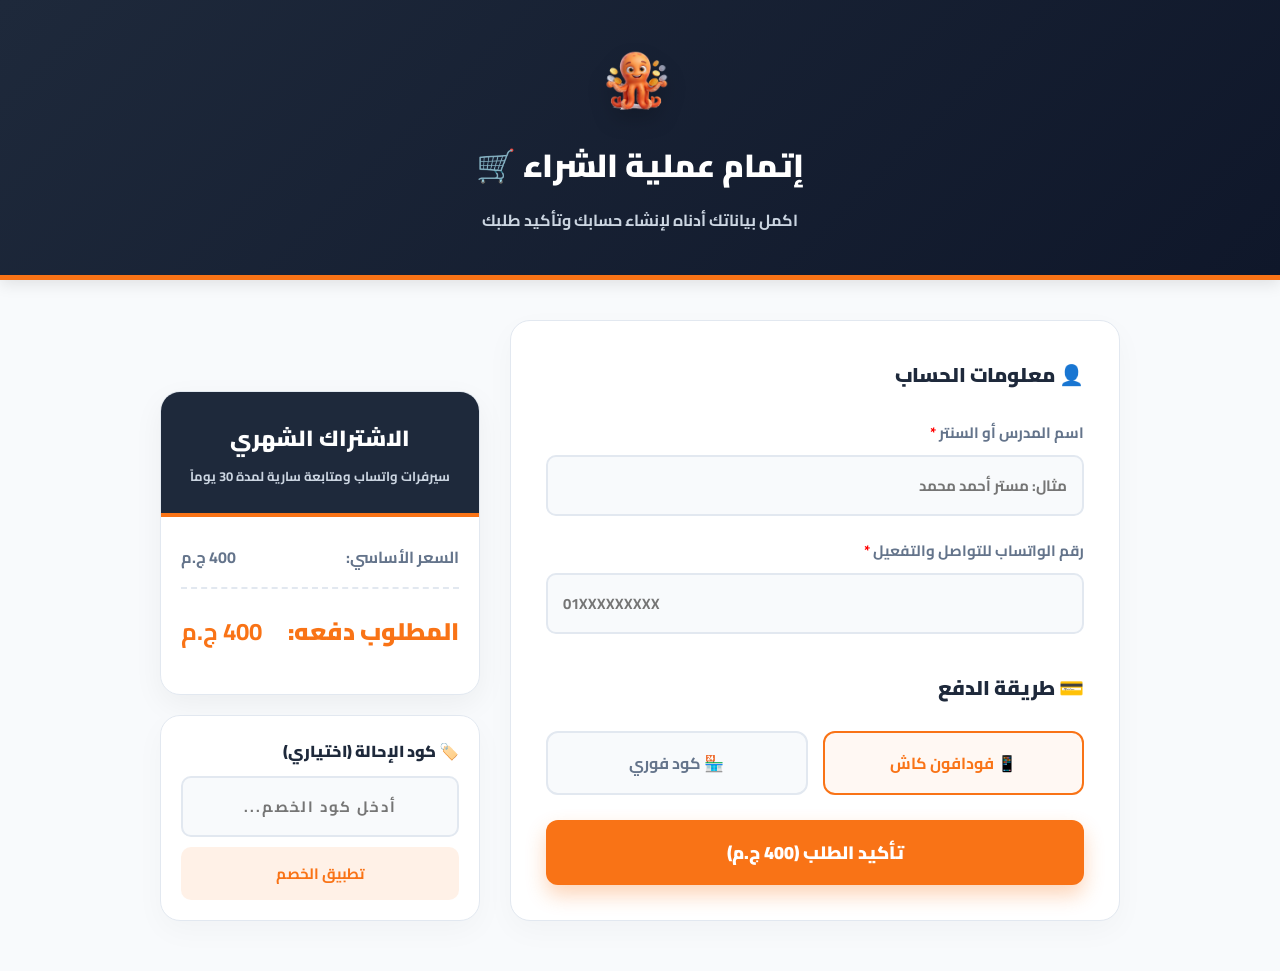
<file: checkout.html>
<!DOCTYPE html>
<html lang="ar" dir="rtl">
<head>
    <meta charset="UTF-8">
    <meta name="viewport" content="width=device-width, initial-scale=1.0">
    <title>إتمام الشراء | EduTrack</title>
    <link href="https://fonts.googleapis.com/css2?family=Cairo:wght@400;700;900&display=swap" rel="stylesheet">
    <style>
        /* 🎨 توحيد الألوان مع الهوية الجديدة */
        :root { 
            --primary-color: #f97316; 
            --primary-hover: #ea580c;
            --secondary-color: #1e293b; 
            --bg: #f8fafc; 
            --card: #ffffff; 
            --text: #0f172a; 
            --text-muted: #64748b;
            --success: #10b981; 
            --danger: #ef4444; 
            --border: #e2e8f0;
        }
        
        * { margin: 0; padding: 0; box-sizing: border-box; font-family: 'Cairo', sans-serif; }
        body { background-color: var(--bg); color: var(--text); padding-bottom: 50px; }
        
        /* شخصية أوكتو */
        .octo-mascot { width: 80px; height: 80px; display: inline-block; background-image: url('octo-sprite.png'); background-size: 400% 200%; background-repeat: no-repeat; filter: drop-shadow(0px 10px 10px rgba(0,0,0,0.2)); }
        .octo-finance { background-position: 100% 100%; animation: bounce 2s infinite; }
        .octo-success { background-position: 0% 100%; }
        @keyframes bounce { 0%, 100% { transform: translateY(0); } 50% { transform: translateY(-10px); } }

        .checkout-header { background: linear-gradient(135deg, var(--secondary-color) 0%, #0f172a 100%); color: white; padding: 40px 20px; text-align: center; margin-bottom: 40px; box-shadow: 0 4px 15px rgba(0,0,0,0.1); border-bottom: 5px solid var(--primary-color); display: flex; flex-direction: column; align-items: center; justify-content: center;}
        .checkout-header h1 { font-size: 32px; font-weight: 900; margin-top: 15px; margin-bottom: 10px; }
        .checkout-header p { color: #cbd5e1; font-size: 16px; font-weight: bold;}

        .container { max-width: 1000px; margin: 0 auto; padding: 0 20px; display: flex; gap: 30px; align-items: flex-start; flex-wrap: wrap-reverse; }
        
        /* قسم الفورم */
        .form-section { flex: 2; min-width: 300px; background: var(--card); padding: 35px; border-radius: 20px; box-shadow: 0 10px 30px rgba(0,0,0,0.03); border: 1px solid var(--border); }
        .section-title { font-size: 20px; font-weight: 900; margin-bottom: 25px; color: var(--secondary-color); display: flex; align-items: center; gap: 10px; }
        
        .input-group { margin-bottom: 20px; }
        .input-group label { display: block; margin-bottom: 8px; font-weight: bold; color: var(--text-muted); font-size: 15px; }
        .custom-input { width: 100%; padding: 14px 15px; border-radius: 10px; border: 2px solid var(--border); background: var(--bg); font-size: 15px; outline: none; transition: 0.3s; font-weight: bold; color: var(--text); }
        .custom-input:focus { border-color: var(--primary-color); background: #fff; box-shadow: 0 0 0 4px rgba(249, 115, 22, 0.1); }
        
        .payment-methods { display: flex; gap: 15px; margin-bottom: 25px; }
        .pay-method { flex: 1; border: 2px solid var(--border); border-radius: 12px; padding: 15px; text-align: center; cursor: pointer; transition: 0.3s; font-weight: bold; color: var(--text-muted); background: var(--bg); }
        .pay-method input { display: none; }
        .pay-method.active { border-color: var(--primary-color); background: rgba(249, 115, 22, 0.05); color: var(--primary-color); }
        
        .submit-btn { width: 100%; padding: 16px; background: var(--primary-color); color: white; border: none; border-radius: 12px; font-size: 18px; font-weight: 900; cursor: pointer; transition: 0.3s; box-shadow: 0 10px 20px rgba(249, 115, 22, 0.3); }
        .submit-btn:hover { background: var(--primary-hover); transform: translateY(-2px); }

        /* ملخص الطلب */
        .summary-section { flex: 1; min-width: 320px; position: sticky; top: 20px; }
        .receipt-card { background: var(--card); border-radius: 20px; box-shadow: 0 10px 30px rgba(0,0,0,0.05); overflow: hidden; border: 1px solid var(--border); }
        .receipt-header { background: var(--secondary-color); padding: 25px 20px; text-align: center; color: white; border-bottom: 4px solid var(--primary-color); }
        .receipt-header h2 { font-size: 22px; font-weight: 900; margin-bottom: 5px; }
        .receipt-header p { font-size: 13px; color: #cbd5e1; font-weight: bold;}
        
        .receipt-body { padding: 25px 20px; }
        .receipt-row { display: flex; justify-content: space-between; align-items: center; margin-bottom: 15px; font-size: 16px; color: var(--text-muted); font-weight: bold; }
        .receipt-row.discount { color: var(--success); display: none; background: rgba(16, 185, 129, 0.1); padding: 10px; border-radius: 8px; margin: 15px 0; }
        .receipt-row.total { font-size: 24px; color: var(--primary-color); padding-top: 20px; margin-top: 10px; border-top: 2px dashed var(--border); font-weight: 900; }
        
        .promo-box { background: var(--card); border-radius: 20px; box-shadow: 0 10px 30px rgba(0,0,0,0.03); padding: 20px; margin-top: 20px; border: 1px solid var(--border); }
        .promo-btn { width: 100%; padding: 12px; background: rgba(249, 115, 22, 0.1); color: var(--primary-color); border: none; border-radius: 10px; font-size: 15px; font-weight: bold; cursor: pointer; transition: 0.3s; margin-top: 10px; }
        .promo-btn:hover { background: var(--primary-color); color: white; }

        /* نافذة النجاح */
        .success-modal { display: none; position: fixed; top:0; left:0; width:100%; height:100%; background: rgba(15, 23, 42, 0.85); z-index: 99999; justify-content: center; align-items: center; backdrop-filter: blur(5px); }
        .success-content { background: white; padding: 40px; border-radius: 20px; text-align: center; width: 90%; max-width: 450px; animation: popIn 0.4s ease-out; border-top: 5px solid var(--success); }
        @keyframes popIn { from { transform: scale(0.8); opacity: 0; } to { transform: scale(1); opacity: 1; } }

        @media (max-width: 768px) { .container { flex-direction: column-reverse; } .summary-section, .form-section { width: 100%; } }
    </style>
</head>
<body>

    <header class="checkout-header">
        <div class="octo-mascot octo-finance"></div>
        <h1>إتمام عملية الشراء 🛒</h1>
        <p>اكمل بياناتك أدناه لإنشاء حسابك وتأكيد طلبك</p>
    </header>

    <div class="container">
        <div class="form-section">
            <div class="section-title">👤 معلومات الحساب</div>
            <form id="checkoutForm">
                <div class="input-group">
                    <label>اسم المدرس أو السنتر <span style="color:red">*</span></label>
                    <input type="text" id="teacherName" class="custom-input" placeholder="مثال: مستر أحمد محمد" required>
                </div>
                <div class="input-group">
                    <label>رقم الواتساب للتواصل والتفعيل <span style="color:red">*</span></label>
                    <input type="tel" id="whatsappNumber" class="custom-input" placeholder="01XXXXXXXXX" pattern="[0-9]{11}" required>
                </div>

                <div class="section-title" style="margin-top: 35px;">💳 طريقة الدفع</div>
                <div class="payment-methods">
                    <label class="pay-method active" id="lbl-wallet">
                        <input type="radio" name="payment" value="محفظة كاش" checked onchange="changePayment('wallet')">📱 فودافون كاش
                    </label>
                    <label class="pay-method" id="lbl-fawry">
                        <input type="radio" name="payment" value="كود فوري" onchange="changePayment('fawry')">🏪 كود فوري
                    </label>
                </div>

                <button type="submit" class="submit-btn" id="payBtn">تأكيد الطلب</button>
            </form>
        </div>

        <div class="summary-section">
            <div class="receipt-card">
                <div class="receipt-header">
                    <h2 id="summaryPlanName">جاري التحميل...</h2>
                    <p id="summaryPlanDesc">...</p>
                </div>
                <div class="receipt-body">
                    <div class="receipt-row">
                        <span>السعر الأساسي:</span>
                        <strong id="basePriceUI">0 ج.م</strong>
                    </div>
                    <div class="receipt-row discount" id="discountRow">
                        <span>خصم الإحالة:</span>
                        <strong id="discountUI">- 0 ج.م</strong>
                    </div>
                    <div class="receipt-row total">
                        <span>المطلوب دفعه:</span>
                        <strong id="totalPriceUI">0 ج.م</strong>
                    </div>
                </div>
            </div>
            
            <div class="promo-box">
                <label style="display: block; font-weight: 900; color: var(--secondary-color); margin-bottom: 10px;">🏷️ كود الإحالة (اختياري)</label>
                <input type="text" id="promoCodeInput" class="custom-input" placeholder="أدخل كود الخصم..." style="text-align: center; letter-spacing: 2px;">
                <button type="button" class="promo-btn" onclick="applyPromoCode()">تطبيق الخصم</button>
                <div id="promoMsg" style="margin-top: 10px; font-size: 13px; font-weight: bold; text-align: center; display: none;"></div>
            </div>
        </div>
    </div>

    <div class="success-modal" id="successModal">
        <div class="success-content">
            <div class="octo-mascot octo-success" style="margin-bottom: 15px;"></div>
            <h2 style="color: var(--success); margin-bottom: 15px; font-weight: 900;">تم تسجيل طلبك بنجاح! 🎉</h2>
            <p style="color: var(--text-muted); margin-bottom: 25px; line-height: 1.6; font-weight: bold;">تم إرسال طلبك للإدارة، وسيقوم فريق الدعم بالتواصل معك فوراً على الواتساب لإتمام الدفع وتفعيل حسابك.</p>
            <button class="submit-btn" style="width: auto; padding: 12px 30px; font-size: 16px;" onclick="window.location.href='landing.html'">العودة للرئيسية 🔙</button>
        </div>
    </div>

    <script>
        function changePayment(method) {
            document.getElementById('lbl-wallet').classList.remove('active');
            document.getElementById('lbl-fawry').classList.remove('active');
            document.getElementById('lbl-' + method).classList.add('active');
        }

        const urlParams = new URLSearchParams(window.location.search);
        const plan = urlParams.get('plan') || 'monthly'; 
        const DB_URL = "https://edutrack-system-1ded4-default-rtdb.firebaseio.com";

        const plansInfo = {
             'demo': { name: 'التجربة المجانية', desc: 'سارية لمدة 7 أيام للتقييم', price: 0 },
            'monthly': { name: 'الاشتراك الشهري', desc: 'سيرفرات واتساب ومتابعة سارية لمدة 30 يوماً', price: 400 },
            'lifetime': { name: 'باقة مدى الحياة', desc: 'شراء النسخة نهائياً + سيرفرات تعمل بلا توقف', price: 5000 }
        };

        const currentPlan = plansInfo[plan] || plansInfo['monthly'];
        let appliedDiscount = 0;
        let appliedPromoCode = "";
        let affiliateCommission = 0;

        function initPricing() {
            document.getElementById('summaryPlanName').innerText = currentPlan.name;
            document.getElementById('summaryPlanDesc').innerText = currentPlan.desc;
            document.getElementById('basePriceUI').innerText = `${currentPlan.price} ج.م`;
            updateTotals();
        }

        function updateTotals() {
            const finalPrice = currentPlan.price - appliedDiscount;
            document.getElementById('totalPriceUI').innerText = `${finalPrice} ج.م`;
            document.getElementById('payBtn').innerText = `تأكيد الطلب (${finalPrice} ج.م)`;
            
            if (appliedDiscount > 0) {
                document.getElementById('discountRow').style.display = 'flex';
                document.getElementById('discountUI').innerText = `- ${appliedDiscount} ج.م`;
            } else {
                document.getElementById('discountRow').style.display = 'none';
            }
        }

        function applyPromoCode() {
            const code = document.getElementById('promoCodeInput').value.trim().toUpperCase();
            const msgBox = document.getElementById('promoMsg');
            msgBox.style.display = 'block';

            if (code.startsWith("REF-") && code.length >= 8) {
                appliedPromoCode = code;
                appliedDiscount = plan === 'lifetime' ? 500 : 100;
                affiliateCommission = plan === 'lifetime' ? 800 : 150; 
                
                msgBox.style.color = 'var(--success)';
                msgBox.innerText = `✅ تم تفعيل الكود! خصم ${appliedDiscount} ج.م`;
            } else {
                appliedPromoCode = ""; appliedDiscount = 0; affiliateCommission = 0;
                msgBox.style.color = 'var(--danger)';
                msgBox.innerText = "❌ الكود غير صحيح.";
            }
            updateTotals();
        }

        initPricing();

        document.getElementById('checkoutForm').addEventListener('submit', async function(e) {
            e.preventDefault();
            const btn = document.getElementById('payBtn');
            btn.innerText = "جاري إرسال الطلب... ⏳";
            btn.disabled = true;

            const orderData = {
                teacherName: document.getElementById('teacherName').value.trim(),
                whatsapp: document.getElementById('whatsappNumber').value.trim(),
                paymentMethod: document.querySelector('input[name="payment"]:checked').value,
                plan: currentPlan.name,
                finalPrice: currentPlan.price - appliedDiscount,
                promoCodeUsed: appliedPromoCode || "بدون كود",
                commissionForAffiliate: affiliateCommission,
                status: "قيد الانتظار ⏳",
                timestamp: new Date().toISOString()
            };

            try {
                await fetch(`${DB_URL}/orders.json`, {
                    method: 'POST',
                    headers: { 'Content-Type': 'application/json' },
                    body: JSON.stringify(orderData)
                });
                document.getElementById("successModal").style.display = "flex";
            } catch (error) {
                btn.innerText = "حدث خطأ، حاول مرة أخرى";
                btn.disabled = false;
            }
        });
    </script>
</body>
</html>
</file>
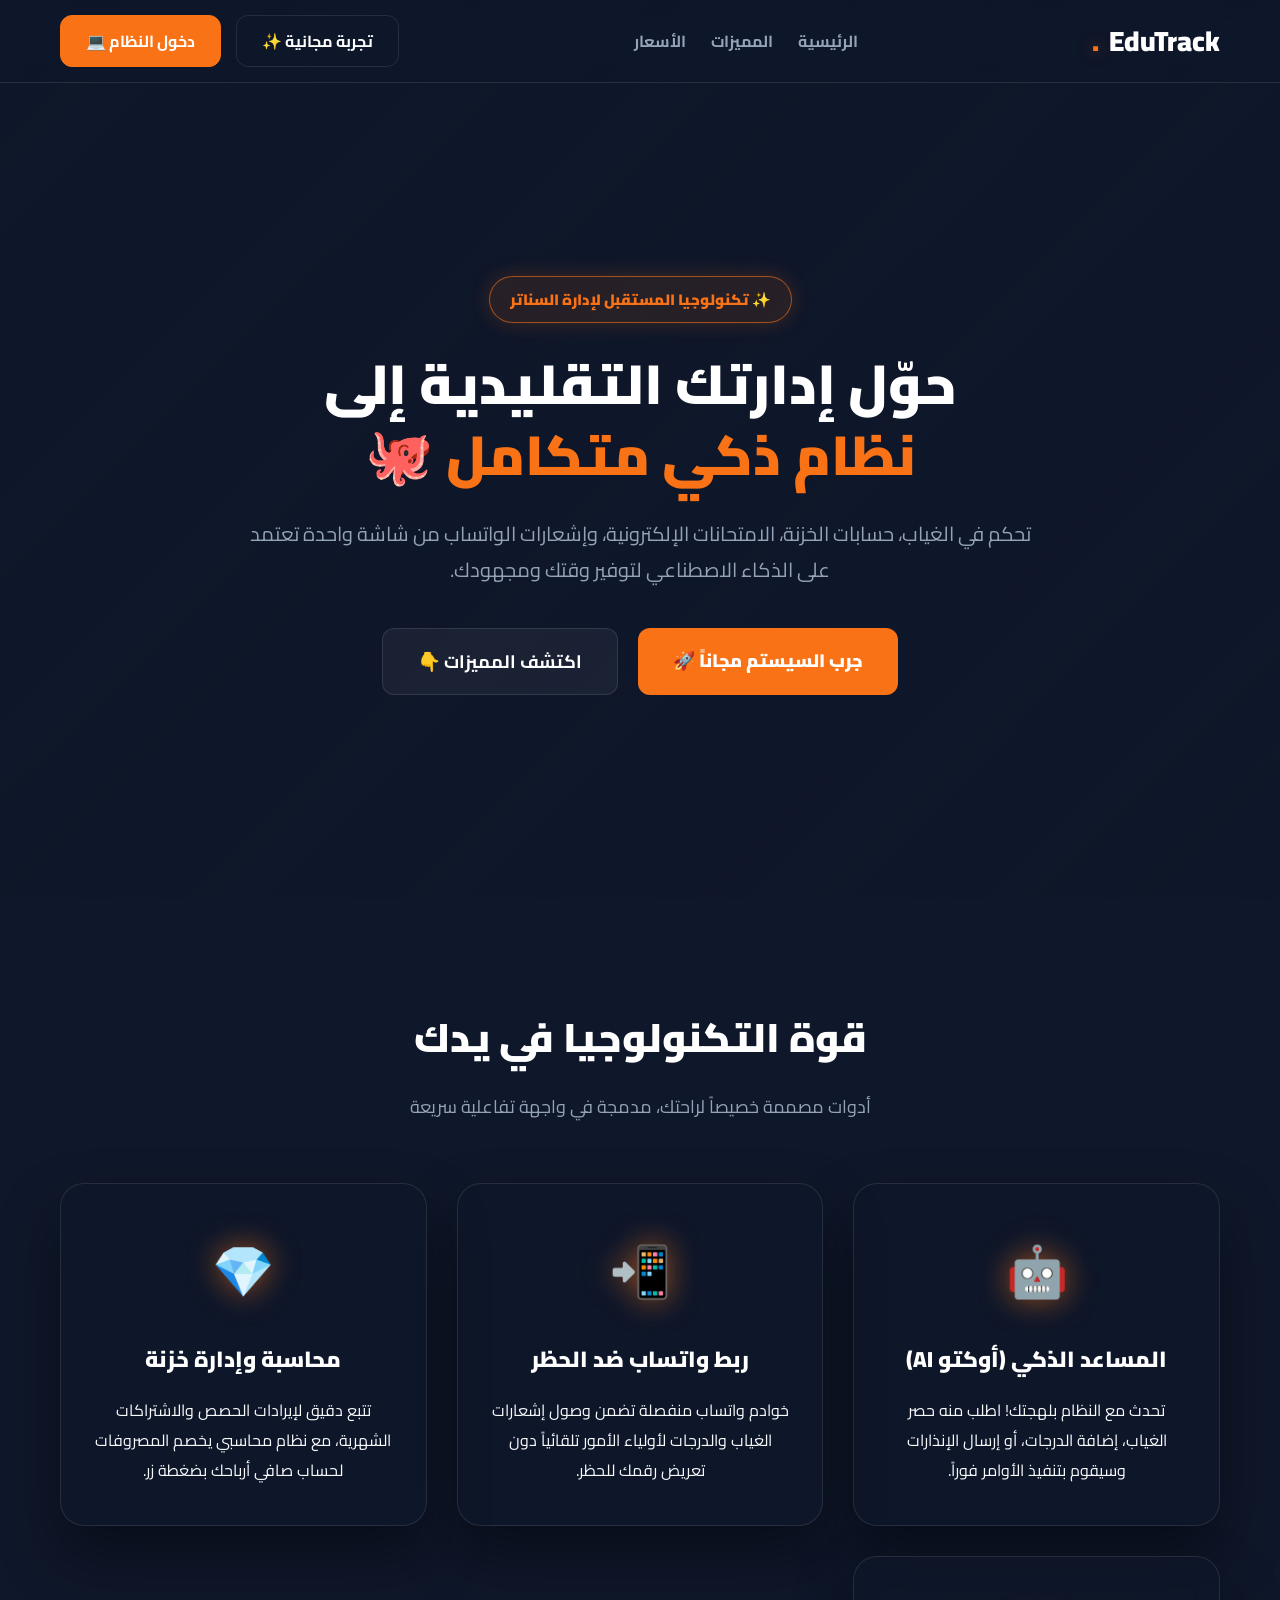
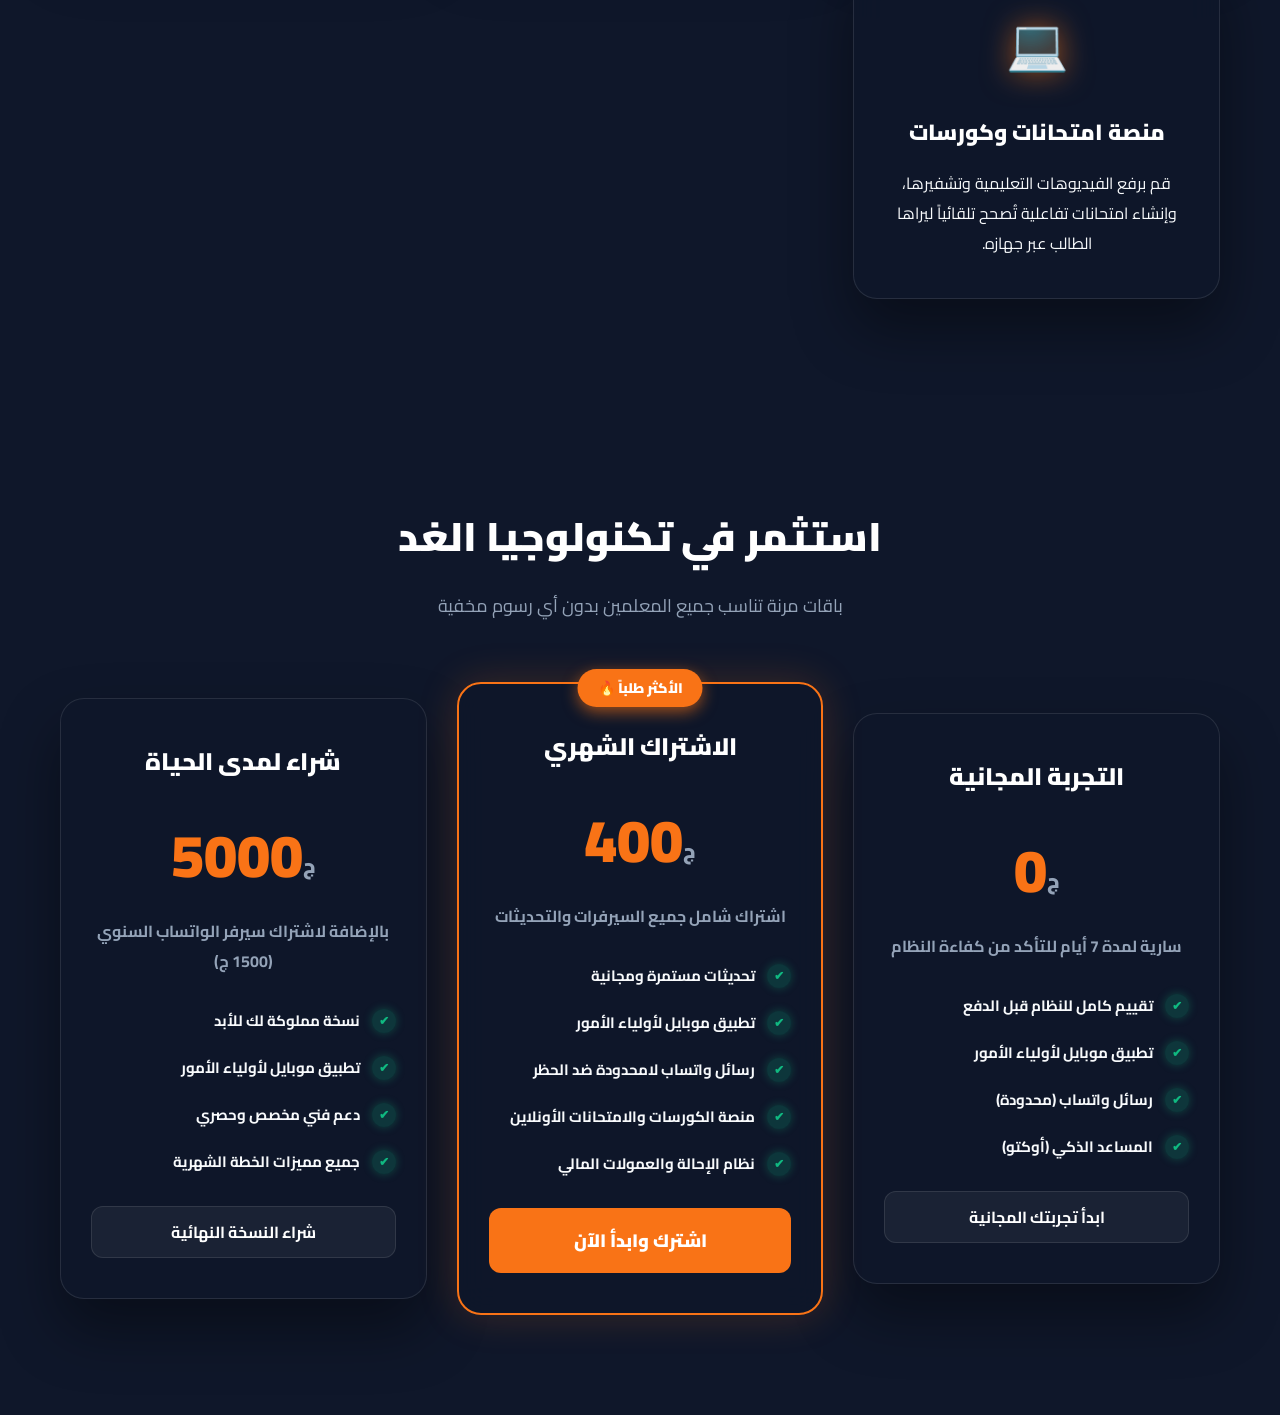
<file: landing.html>
<!DOCTYPE html>
<html lang="ar" dir="rtl">
<head>
    <meta charset="UTF-8">
    <meta name="viewport" content="width=device-width, initial-scale=1.0">
    <title>EduTrack | النظام الأذكى لإدارة السناتر</title>
    <link href="https://fonts.googleapis.com/css2?family=Cairo:wght@400;700;900&display=swap" rel="stylesheet">
    <style>
        /* ================= 🎨 الألوان والتأثيرات الحديثة ================= */
        :root {
            --primary: #f97316;
            --primary-glow: rgba(249, 115, 22, 0.6);
            --dark-glass: rgba(15, 23, 42, 0.7);
            --light-glass: rgba(255, 255, 255, 0.05);
            --border-glass: rgba(255, 255, 255, 0.1);
            --text-main: #f8fafc;
            --text-muted: #94a3b8;
        }

        * { margin: 0; padding: 0; box-sizing: border-box; font-family: 'Cairo', sans-serif; scroll-behavior: smooth; }
        body { background-color: #0f172a; color: var(--text-main); overflow-x: hidden; }

        /* ================= 🎥 خلفية الفيديو ================= */
        .video-bg {
            position: fixed; right: 0; bottom: 0;
            min-width: 100%; min-height: 100%;
            width: auto; height: auto; z-index: -2;
            object-fit: cover; filter: brightness(0.4);
        }
        .bg-overlay {
            position: fixed; top: 0; left: 0; width: 100vw; height: 100vh;
            background: linear-gradient(135deg, rgba(15, 23, 42, 0.9) 0%, rgba(15, 23, 42, 0.4) 100%);
            z-index: -1;
        }

        /* ================= 🧩 تأثير الزجاج (Glassmorphism) ================= */
        .glass-panel {
            background: var(--dark-glass);
            backdrop-filter: blur(16px);
            -webkit-backdrop-filter: blur(16px);
            border: 1px solid var(--border-glass);
            border-radius: 24px;
            box-shadow: 0 30px 60px rgba(0,0,0,0.4);
        }

        /* ================= 🌐 الهيدر ================= */
        header {
            position: fixed; width: 100%; top: 0; z-index: 1000;
            background: rgba(15, 23, 42, 0.5); backdrop-filter: blur(10px);
            border-bottom: 1px solid var(--border-glass); transition: 0.3s;
        }
        .nav-container { max-width: 1200px; margin: 0 auto; padding: 15px 20px; display: flex; justify-content: space-between; align-items: center; }
        .logo { font-size: 28px; font-weight: 900; color: white; text-decoration: none; display: flex; align-items: center; gap: 10px; }
        .logo span { color: var(--primary); text-shadow: 0 0 15px var(--primary-glow); }
        
        .nav-links { display: flex; gap: 25px; list-style: none; }
        .nav-links a { color: var(--text-muted); text-decoration: none; font-weight: 700; transition: 0.3s; }
        .nav-links a:hover { color: white; text-shadow: 0 0 10px rgba(255,255,255,0.5); }
        
        .nav-btn { background: var(--light-glass); color: white; padding: 10px 25px; border-radius: 12px; text-decoration: none; font-weight: bold; border: 1px solid var(--border-glass); transition: 0.3s; }
        .nav-btn:hover { background: var(--primary); border-color: var(--primary); box-shadow: 0 0 20px var(--primary-glow); }

        /* ================= 🚀 القسم الرئيسي (Hero) ================= */
        .hero { min-height: 100vh; display: flex; align-items: center; justify-content: center; padding: 120px 20px 50px; text-align: center; }
        .hero-content { max-width: 800px; z-index: 2; }
        
        .badge-glow { display: inline-block; padding: 8px 20px; background: rgba(249, 115, 22, 0.1); color: var(--primary); border: 1px solid var(--primary-glow); border-radius: 50px; font-size: 15px; font-weight: 900; margin-bottom: 25px; box-shadow: 0 0 20px rgba(249, 115, 22, 0.2); }
        .hero h1 { font-size: 55px; font-weight: 900; line-height: 1.3; margin-bottom: 25px; color: white; }
        .hero p { font-size: 20px; color: var(--text-muted); margin-bottom: 40px; line-height: 1.8; }
        
        .hero-buttons { display: flex; gap: 20px; justify-content: center; flex-wrap: wrap; }
        .btn-glow { background: var(--primary); color: white; padding: 16px 35px; border-radius: 12px; text-decoration: none; font-weight: 900; font-size: 18px; transition: 0.3s; border: none; cursor: pointer; position: relative; overflow: hidden; }
        .btn-glow::before { content: ''; position: absolute; top: -50%; left: -50%; width: 200%; height: 200%; background: radial-gradient(circle, rgba(255,255,255,0.3) 0%, transparent 60%); transform: scale(0); transition: 0.5s; }
        .btn-glow:hover::before { transform: scale(1); }
        .btn-glow:hover { box-shadow: 0 0 30px var(--primary-glow); transform: translateY(-3px); }

        /* ================= ✨ قسم المميزات (Scroll Reveal) ================= */
        .section { padding: 100px 20px; max-width: 1200px; margin: 0 auto; }
        .section-title { text-align: center; margin-bottom: 60px; }
        .section-title h2 { font-size: 40px; color: white; margin-bottom: 15px; font-weight: 900; }
        .section-title p { color: var(--text-muted); font-size: 18px; }

        .features-grid { display: grid; grid-template-columns: repeat(auto-fit, minmax(280px, 1fr)); gap: 30px; }
        .feature-card { padding: 40px 30px; transition: 0.4s; position: relative; overflow: hidden; text-align: center; }
        .feature-card:hover { transform: translateY(-10px); border-color: var(--primary); box-shadow: 0 20px 40px rgba(0,0,0,0.6), inset 0 0 20px rgba(249, 115, 22, 0.1); }
        .feature-icon { font-size: 50px; margin-bottom: 20px; display: inline-block; filter: drop-shadow(0 0 15px var(--primary-glow)); }
        .feature-card h3 { font-size: 22px; margin-bottom: 15px; color: white; font-weight: 900; }

        /* ================= 💸 قسم الأسعار ================= */
        .pricing-grid { display: grid; grid-template-columns: repeat(auto-fit, minmax(320px, 1fr)); gap: 30px; align-items: center; }
        .price-card { padding: 40px 30px; text-align: center; transition: 0.4s; position: relative; }
        .price-card.popular { border: 2px solid var(--primary); transform: scale(1.05); background: rgba(15, 23, 42, 0.85); z-index: 2; box-shadow: 0 0 40px rgba(249, 115, 22, 0.2); }
        .popular-badge { position: absolute; top: -15px; left: 50%; transform: translateX(-50%); background: var(--primary); color: white; padding: 6px 20px; border-radius: 20px; font-weight: 900; font-size: 14px; box-shadow: 0 5px 15px var(--primary-glow); }
        
        .price-title { font-size: 24px; font-weight: 900; color: white; margin-bottom: 15px; }
        .price-amount { font-size: 60px; font-weight: 900; color: var(--primary); margin-bottom: 5px; display: flex; justify-content: center; align-items: center; flex-direction: row-reverse; }
        .price-amount span { font-size: 20px; color: var(--text-muted); margin-top: 20px; }
        
        .price-features { list-style: none; text-align: right; margin: 30px 0; padding: 0; }
        .price-features li { margin-bottom: 18px; color: var(--text-main); font-size: 15px; display: flex; align-items: center; gap: 12px; font-weight: bold; }
        .check-icon { display: inline-flex; justify-content: center; align-items: center; width: 24px; height: 24px; background: rgba(16, 185, 129, 0.2); color: #10b981; border-radius: 50%; font-size: 12px; box-shadow: 0 0 10px rgba(16, 185, 129, 0.3); }

        /* ================= 🎬 تأثيرات الجافاسكريبت (Scroll Animations) ================= */
        .reveal { opacity: 0; transform: translateY(50px); transition: all 0.8s ease-out; }
        .reveal.active { opacity: 1; transform: translateY(0); }

        @media (max-width: 768px) {
            .nav-links { display: none; }
            .hero h1 { font-size: 38px; }
            .price-card.popular { transform: scale(1); margin-top: 30px; }
        }
    </style>
</head>
<body>

    <!-- 🎥 خلفية الفيديو التفاعلية -->
    <!-- يمكنك استبدال الرابط بأي فيديو تعليمي أو تكنولوجي من Pexels -->
    <video autoplay muted loop class="video-bg">
        <source src="https://cdn.pixabay.com/vimeo/328940142/technology-22688.mp4?width=1280&hash=073d8a56f08fb7a3c3eef5916053f3e82d1c1a9c" type="video/mp4">
    </video>
    <div class="bg-overlay"></div>

    <!-- 🌐 Header -->
    <header>
        <div class="nav-container">
            <a href="#" class="logo">EduTrack<span>.</span></a>
            <ul class="nav-links">
                <li><a href="#home">الرئيسية</a></li>
                <li><a href="#features">المميزات</a></li>
                <li><a href="#pricing">الأسعار</a></li>
            </ul>
            <div style="display: flex; gap: 15px;">
                <a href="checkout.html?plan=demo" class="nav-btn" style="background: transparent;">تجربة مجانية ✨</a>
                <a href="index.html" class="nav-btn" style="background: var(--primary); border-color: var(--primary);">دخول النظام 💻</a>
            </div>
        </div>
    </header>

    <!-- 🚀 Hero Section -->
    <section class="hero" id="home">
        <div class="hero-content reveal">
            <div class="badge-glow">✨ تكنولوجيا المستقبل لإدارة السناتر</div>
            <h1>حوّل إدارتك التقليدية إلى <br><span style="color: var(--primary);">نظام ذكي متكامل 🐙</span></h1>
            <p>تحكم في الغياب، حسابات الخزنة، الامتحانات الإلكترونية، وإشعارات الواتساب من شاشة واحدة تعتمد على الذكاء الاصطناعي لتوفير وقتك ومجهودك.</p>
            
            <div class="hero-buttons">
                <a href="checkout.html?plan=demo" class="btn-glow">جرب السيستم مجاناً 🚀</a>
                <a href="#features" class="nav-btn" style="padding: 16px 35px; font-size: 18px;">اكتشف المميزات 👇</a>
            </div>
        </div>
    </section>

    <!-- ✨ Features Section -->
    <section class="section" id="features">
        <div class="section-title reveal">
            <h2>قوة التكنولوجيا في يدك</h2>
            <p>أدوات مصممة خصيصاً لراحتك، مدمجة في واجهة تفاعلية سريعة</p>
        </div>
        <div class="features-grid">
            <div class="feature-card glass-panel reveal">
                <span class="feature-icon">🤖</span>
                <h3>المساعد الذكي (أوكتو AI)</h3>
                <p>تحدث مع النظام بلهجتك! اطلب منه حصر الغياب، إضافة الدرجات، أو إرسال الإنذارات وسيقوم بتنفيذ الأوامر فوراً.</p>
            </div>
            <div class="feature-card glass-panel reveal" style="transition-delay: 0.1s;">
                <span class="feature-icon">📲</span>
                <h3>ربط واتساب ضد الحظر</h3>
                <p>خوادم واتساب منفصلة تضمن وصول إشعارات الغياب والدرجات لأولياء الأمور تلقائياً دون تعريض رقمك للحظر.</p>
            </div>
            <div class="feature-card glass-panel reveal" style="transition-delay: 0.2s;">
                <span class="feature-icon">💎</span>
                <h3>محاسبة وإدارة خزنة</h3>
                <p>تتبع دقيق لإيرادات الحصص والاشتراكات الشهرية، مع نظام محاسبي يخصم المصروفات لحساب صافي أرباحك بضغطة زر.</p>
            </div>
            <div class="feature-card glass-panel reveal" style="transition-delay: 0.3s;">
                <span class="feature-icon">💻</span>
                <h3>منصة امتحانات وكورسات</h3>
                <p>قم برفع الفيديوهات التعليمية وتشفيرها، وإنشاء امتحانات تفاعلية تُصحح تلقائياً ليراها الطالب عبر جهازه.</p>
            </div>
        </div>
    </section>

    <!-- 💸 Pricing Section -->
    <section class="section" id="pricing">
        <div class="section-title reveal">
            <h2>استثمر في تكنولوجيا الغد</h2>
            <p>باقات مرنة تناسب جميع المعلمين بدون أي رسوم مخفية</p>
        </div>
        <div class="pricing-grid">
            
            <!-- الخطة الأساسية -->
            <div class="price-card glass-panel reveal">
                <div class="price-title">التجربة المجانية</div>
                <div class="price-amount">0<span>ج</span></div>
                <p style="color: var(--text-muted); font-weight: bold; margin-bottom: 20px;">سارية لمدة 7 أيام للتأكد من كفاءة النظام</p>
                <ul class="price-features">
                    <li><span class="check-icon">✔</span> <span>تقييم كامل للنظام قبل الدفع</span></li>
                    <li><span class="check-icon">✔</span> <span>تطبيق موبايل لأولياء الأمور</span></li>
                    <li><span class="check-icon">✔</span> <span>رسائل واتساب (محدودة)</span></li>
                    <li><span class="check-icon">✔</span> <span>المساعد الذكي (أوكتو)</span></li>
                </ul>
                <a href="checkout.html?plan=demo" class="nav-btn" style="display: block; width: 100%; text-align: center;">ابدأ تجربتك المجانية</a>
            </div>

            <!-- الخطة الاحترافية (الأكثر مبيعاً) -->
            <div class="price-card glass-panel popular reveal" style="transition-delay: 0.1s;">
                <div class="popular-badge">الأكثر طلباً 🔥</div>
                <div class="price-title">الاشتراك الشهري</div>
                <div class="price-amount">400<span>ج</span></div>
                <p style="color: var(--text-muted); font-weight: bold; margin-bottom: 20px;">اشتراك شامل جميع السيرفرات والتحديثات</p>
                <ul class="price-features">
                    <li><span class="check-icon">✔</span> <span>تحديثات مستمرة ومجانية</span></li>
                    <li><span class="check-icon">✔</span> <span>تطبيق موبايل لأولياء الأمور</span></li>
                    <li><span class="check-icon">✔</span> <span>رسائل واتساب لامحدودة ضد الحظر</span></li>
                    <li><span class="check-icon">✔</span> <span>منصة الكورسات والامتحانات الأونلاين</span></li>
                    <li><span class="check-icon">✔</span> <span>نظام الإحالة والعمولات المالي</span></li>
                </ul>
                <a href="checkout.html?plan=monthly" class="btn-glow" style="display: block; width: 100%; text-align: center;">اشترك وابدأ الآن</a>
            </div>

            <!-- الخطة الذهبية -->
            <div class="price-card glass-panel reveal" style="transition-delay: 0.2s;">
                <div class="price-title">شراء لمدى الحياة</div>
                <div class="price-amount">5000<span>ج</span></div>
                <p style="color: var(--text-muted); font-weight: bold; margin-bottom: 20px;">بالإضافة لاشتراك سيرفر الواتساب السنوي (1500 ج)</p>
                <ul class="price-features">
                    <li><span class="check-icon">✔</span> <span>نسخة مملوكة لك للأبد</span></li>
                    <li><span class="check-icon">✔</span> <span>تطبيق موبايل لأولياء الأمور</span></li>
                    <li><span class="check-icon">✔</span> <span>دعم فني مخصص وحصري</span></li>
                    <li><span class="check-icon">✔</span> <span>جميع مميزات الخطة الشهرية</span></li>
                </ul>
                <a href="checkout.html?plan=lifetime" class="nav-btn" style="display: block; width: 100%; text-align: center;">شراء النسخة النهائية</a>
            </div>

        </div>
    </section>

    <!-- 📜 الجافاسكريبت لبرمجة الحركات والتفاعلات -->
    <script>
        // 1. مراقب التمرير (Intersection Observer) لعمل تأثيرات ظهور العناصر بذكاء
        const revealElements = document.querySelectorAll('.reveal');
        
        const revealOptions = {
            threshold: 0.15, // العنصر يظهر لما 15% منه يدخل الشاشة
            rootMargin: "0px 0px -50px 0px"
        };

        const revealOnScroll = new IntersectionObserver(function(entries, observer) {
            entries.forEach(entry => {
                if (entry.isIntersecting) {
                    entry.target.classList.add('active');
                    observer.unobserve(entry.target); // وقف المراقبة بعد الظهور عشان الأداء
                }
            });
        }, revealOptions);

        revealElements.forEach(el => {
            revealOnScroll.observe(el);
        });

        // 2. تغيير شفافية الهيدر عند النزول لأسفل
        window.addEventListener('scroll', () => {
            const header = document.querySelector('header');
            if (window.scrollY > 50) {
                header.style.background = 'rgba(15, 23, 42, 0.9)';
                header.style.boxShadow = '0 4px 20px rgba(0,0,0,0.5)';
            } else {
                header.style.background = 'rgba(15, 23, 42, 0.5)';
                header.style.boxShadow = 'none';
            }
        });
    </script>
</body>
</html>
</file>
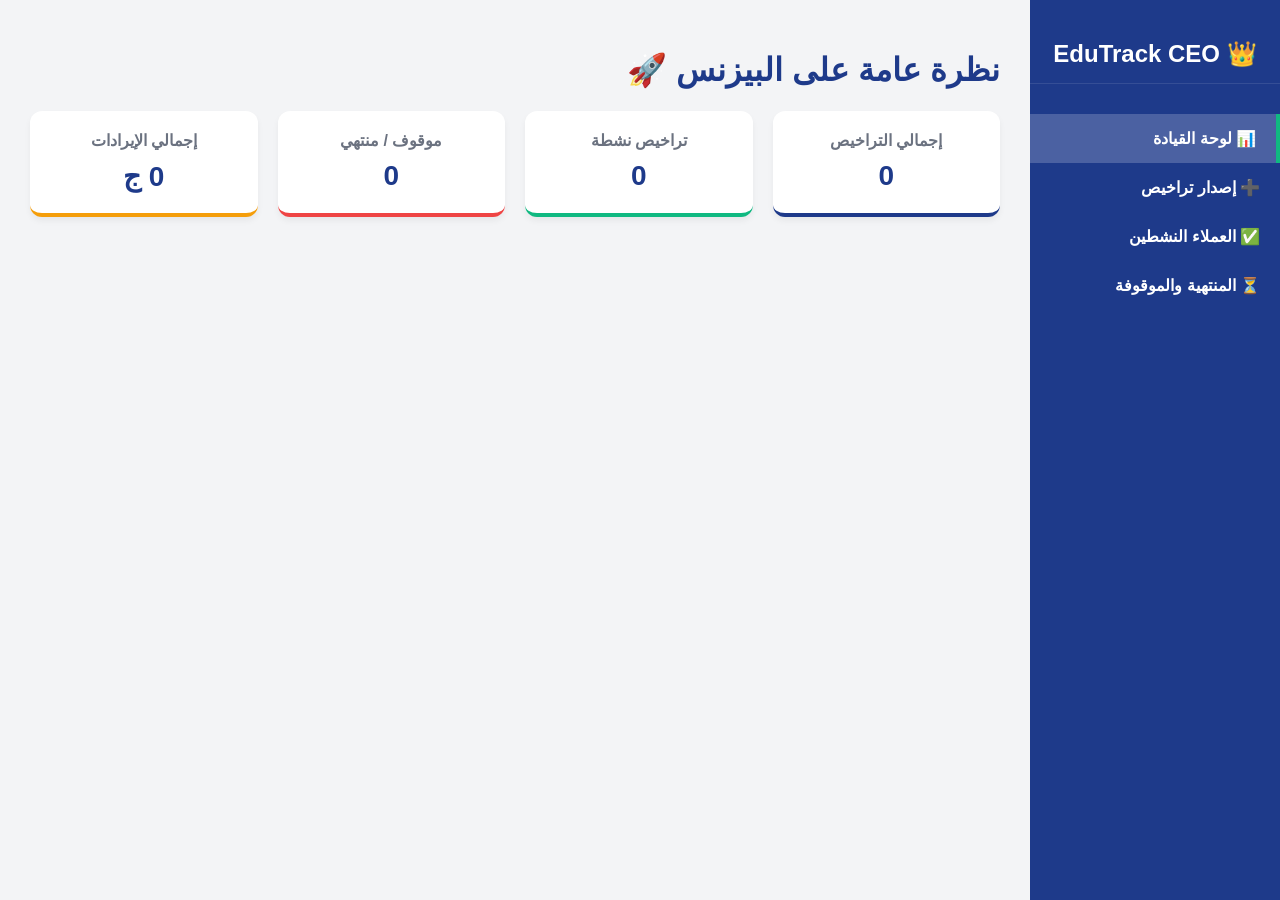
<file: super-admin.html>
<!DOCTYPE html>
<html lang="ar" dir="rtl">
<head>
    <meta charset="UTF-8">
    <title>EduTrack | لوحة تحكم الشركة</title>
    <style>
        /* ... نفس الستايل القديم بتاع اللوحة زي ما هو ... */
        :root { --bg: #f3f4f6; --card: #ffffff; --primary: #1e3a8a; --success: #10b981; --danger: #ef4444; --warning: #f59e0b; --text: #1f2937; }
        body { font-family: 'Segoe UI', Tahoma, Geneva, Verdana, sans-serif; background-color: var(--bg); margin: 0; display: flex; height: 100vh; color: var(--text); }
        .sidebar { width: 250px; background: var(--primary); color: white; padding: 20px 0; display: flex; flex-direction: column; }
        .sidebar h2 { text-align: center; margin-bottom: 30px; border-bottom: 1px solid rgba(255,255,255,0.1); padding-bottom: 15px; }
        .nav-item { padding: 15px 20px; cursor: pointer; transition: 0.3s; font-size: 16px; font-weight: bold; }
        .nav-item:hover, .nav-item.active { background: rgba(255,255,255,0.2); border-right: 4px solid var(--success); }
        .main-content { flex: 1; padding: 30px; overflow-y: auto; }
        .card { background: var(--card); padding: 20px; border-radius: 12px; box-shadow: 0 4px 6px rgba(0,0,0,0.05); margin-bottom: 20px; }
        .stats-grid { display: grid; grid-template-columns: repeat(auto-fit, minmax(200px, 1fr)); gap: 20px; margin-bottom: 30px; }
        .stat-box { background: var(--card); padding: 20px; border-radius: 12px; border-bottom: 4px solid var(--primary); box-shadow: 0 4px 6px rgba(0,0,0,0.05); text-align: center; }
        .stat-box h3 { margin: 0 0 10px 0; color: #6b7280; font-size: 16px; }
        .stat-box p { margin: 0; font-size: 28px; font-weight: bold; color: var(--primary); }
        .input-group { display: flex; gap: 10px; flex-wrap: wrap; margin-bottom: 15px; }
        input, select { padding: 12px; border: 1px solid #d1d5db; border-radius: 6px; font-size: 14px; flex: 1; min-width: 150px; }
        button { background: var(--success); color: white; border: none; padding: 12px 20px; border-radius: 6px; cursor: pointer; font-weight: bold; transition: 0.3s; }
        button:hover { filter: brightness(1.1); }
        table { width: 100%; border-collapse: collapse; margin-top: 10px; }
        th, td { padding: 12px; text-align: right; border-bottom: 1px solid #e5e7eb; }
        th { background-color: #f9fafb; color: #4b5563; }
        .badge { padding: 5px 10px; border-radius: 20px; font-size: 12px; font-weight: bold; }
        .bg-success { background: #d1fae5; color: var(--success); }
        .bg-danger { background: #fee2e2; color: var(--danger); }
        .bg-warning { background: #fef3c7; color: var(--warning); }
        .bg-gray { background: #f3f4f6; color: #6b7280; }
        .view-section { display: none; }
        .view-section.active { display: block; animation: fadeIn 0.3s; }
        @keyframes fadeIn { from { opacity: 0; transform: translateY(10px); } to { opacity: 1; transform: translateY(0); } }
    </style>
</head>
<body>

    <div class="sidebar">
        <h2>👑 EduTrack CEO</h2>
        <div class="nav-item active" onclick="switchTab('dashboard')">📊 لوحة القيادة</div>
        <div class="nav-item" onclick="switchTab('create')">➕ إصدار تراخيص</div>
        <div class="nav-item" onclick="switchTab('active')">✅ العملاء النشطين</div>
        <div class="nav-item" onclick="switchTab('expired')">⏳ المنتهية والموقوفة</div>
    </div>

    <div class="main-content">
        <!-- لوحة القيادة -->
        <div id="dashboard" class="view-section active">
            <h1 style="color: var(--primary);">نظرة عامة على البيزنس 🚀</h1>
            <div class="stats-grid">
                <div class="stat-box" style="border-color: var(--primary);"><h3>إجمالي التراخيص</h3><p id="stat-total">0</p></div>
                <div class="stat-box" style="border-color: var(--success);"><h3>تراخيص نشطة</h3><p id="stat-active">0</p></div>
                <div class="stat-box" style="border-color: var(--danger);"><h3>موقوف / منتهي</h3><p id="stat-expired">0</p></div>
                <div class="stat-box" style="border-color: var(--warning);"><h3>إجمالي الإيرادات</h3><p id="stat-revenue">0 ج</p></div>
            </div>
        </div>

        <!-- إصدار التراخيص -->
        <div id="create" class="view-section">
            <div class="card" style="border-top: 4px solid var(--primary);">
                <h2 style="margin-top: 0; color: var(--primary);">إصدار ترخيص فردي 🔑</h2>
                <div class="input-group">
                    <input type="text" id="newLicenseKey" placeholder="اكتب كود التفعيل (مثال: VIP-001)">
                    <select id="licDuration">
                        <option value="1">اشتراك شهر (30 يوم)</option>
                        <option value="3">اشتراك 3 شهور</option>
                        <option value="6">اشتراك 6 شهور</option>
                        <option value="12">اشتراك سنوي</option>
                    </select>
                </div>
                <div class="input-group">
                    <input type="number" id="licPrice" placeholder="مبلغ الاشتراك (ج.م)">
                    <select id="licPaymentStatus">
                        <option value="paid">تم الدفع بالكامل 💰</option>
                        <option value="unpaid">آجل / لم يدفع بعد ⏳</option>
                    </select>
                </div>
                <button onclick="generateLicense()" style="width: 100%;">إصدار الكود الآن 🚀</button>
            </div>

            <!-- التوليد بالجملة (Bulk) -->
            <div class="card" style="border-top: 4px solid var(--warning);">
                <h2 style="margin-top: 0; color: var(--warning);">توليد الأكواد بالجملة (للمناديب) 📦</h2>
                <div class="input-group">
                    <input type="number" id="bulkCount" placeholder="العدد (مثال: 50 كود)">
                    <input type="text" id="bulkPrefix" placeholder="بادئة الكود (مثال: EDU)">
                </div>
                <button onclick="generateBulkLicenses()" style="width: 100%; background-color: var(--warning); color: black;">توليد الأكواد بالجملة ⚡</button>
            </div>
        </div>

        <!-- التراخيص النشطة -->
        <div id="active" class="view-section">
            <div class="card">
                <h2>العملاء النشطين (التراخيص السارية) ✅</h2>
                <table>
                    <thead><tr><th>الكود</th><th>العميل</th><th>ينتهي في</th><th>الدفع</th><th>إجراء</th></tr></thead>
                    <tbody id="activeTable"></tbody>
                </table>
            </div>
        </div>

        <!-- التراخيص المنتهية -->
        <div id="expired" class="view-section">
            <div class="card">
                <h2 style="color: var(--danger);">التراخيص المنتهية والموقوفة 🛑</h2>
                <table>
                    <thead><tr><th>الكود</th><th>العميل</th><th>الحالة</th><th>الدفع</th><th>إجراء</th></tr></thead>
                    <tbody id="expiredTable"></tbody>
                </table>
            </div>
        </div>
    </div>

    <script>
        const FIREBASE_LICENSES_URL = "https://edutrack-system-1ded4-default-rtdb.firebaseio.com/licenses.json";
        let allLicenses = {};

        function switchTab(tabId) {
            document.querySelectorAll('.view-section').forEach(el => el.classList.remove('active'));
            document.querySelectorAll('.nav-item').forEach(el => el.classList.remove('active'));
            document.getElementById(tabId).classList.add('active');
            event.currentTarget.classList.add('active');
        }

        async function loadData() {
            let res = await fetch(FIREBASE_LICENSES_URL);
            allLicenses = await res.json() || {};
            renderDashboard();
        }

        function renderDashboard() {
            let total = 0, activeCount = 0, expiredCount = 0, revenue = 0;
            const activeTable = document.getElementById("activeTable");
            const expiredTable = document.getElementById("expiredTable");
            activeTable.innerHTML = ""; expiredTable.innerHTML = "";
            const now = new Date();

            for (let key in allLicenses) {
                total++;
                let lic = allLicenses[key];
                let isExpired = false;
                let expireDateStr = "لم يفعل بعد";
                
                if (lic.activatedAt) {
                    let activatedDate = new Date(lic.activatedAt);
                    let expireDate = new Date(activatedDate.setMonth(activatedDate.getMonth() + parseInt(lic.durationMonths)));
                    expireDateStr = expireDate.toLocaleDateString('ar-EG');
                    if (now > expireDate) isExpired = true;
                }

                let isSuspended = lic.status === 'suspended';
                let paymentBadge = lic.paymentStatus === 'paid' ? '<span class="badge bg-success">خالص</span>' : '<span class="badge bg-warning">آجل</span>';
                let info = lic.claimedBy ? `<strong>${lic.claimedBy}</strong><br><small>${lic.center}</small>` : "<span class='badge bg-gray'>لم يُستخدم بعد</span>";
                
                if (lic.paymentStatus === 'paid') revenue += parseInt(lic.price || 0);

                if (isSuspended || isExpired) {
                    expiredCount++;
                    let statusText = isSuspended ? "موقوف إدارياً" : "انتهت الباقة";
                    expiredTable.innerHTML += `<tr>
                        <td><strong>${key}</strong></td><td>${info}</td>
                        <td><span class="badge bg-danger">${statusText}</span></td>
                        <td>${paymentBadge}</td>
                        <td>
                            <button style="background: var(--primary);" onclick="toggleStatus('${key}', 'active')">تفعيل 🔄</button>
                            ${lic.claimedBy ? `<button style="background: var(--warning); color: black;" onclick="resetBranding('${key}')">فك الاسم 🔓</button>` : ''}
                        </td>
                    </tr>`;
                } else {
                    activeCount++;
                    activeTable.innerHTML += `<tr>
                        <td><strong>${key}</strong></td><td>${info}</td>
                        <td>${expireDateStr}</td>
                        <td>${paymentBadge}</td>
                        <td>
                            <button style="background: var(--danger);" onclick="toggleStatus('${key}', 'suspended')">إيقاف 🛑</button>
                            ${lic.claimedBy ? `<button style="background: var(--warning); color: black;" onclick="resetBranding('${key}')">فك الاسم 🔓</button>` : ''}
                        </td>
                    </tr>`;
                }
            }

            document.getElementById("stat-total").innerText = total;
            document.getElementById("stat-active").innerText = activeCount;
            document.getElementById("stat-expired").innerText = expiredCount;
            document.getElementById("stat-revenue").innerText = revenue + " ج.م";
        }

        async function generateLicense() {
            let key = document.getElementById("newLicenseKey").value.trim();
            if (!key) return alert("اكتب الكود!");
            await pushLicense(key, document.getElementById("licDuration").value, document.getElementById("licPrice").value, document.getElementById("licPaymentStatus").value);
            alert("تم إصدار الترخيص بنجاح!");
            document.getElementById("newLicenseKey").value = "";
            loadData();
        }

        async function generateBulkLicenses() {
            let count = parseInt(document.getElementById("bulkCount").value);
            let prefix = document.getElementById("bulkPrefix").value.trim() || "EDU";
            if (!count || count <= 0) return alert("اكتب العدد الصحيح!");
            
            for(let i=0; i<count; i++) {
                let randomStr = Math.random().toString(36).substring(2, 8).toUpperCase();
                let key = `${prefix}-${new Date().getFullYear()}-${randomStr}`;
                await pushLicense(key, 1, 0, "unpaid"); // باقات بالجملة افتراضية (شهر - آجل)
            }
            alert(`تم توليد ${count} كود بنجاح! ✅`);
            document.getElementById("bulkCount").value = "";
            loadData();
        }

        async function pushLicense(key, duration, price, paymentStatus) {
            await fetch(`https://edutrack-system-1ded4-default-rtdb.firebaseio.com/licenses/${key}.json`, {
                method: 'PUT',
                headers: { 'Content-Type': 'application/json' },
                body: JSON.stringify({ status: 'active', durationMonths: duration, price: price, paymentStatus: paymentStatus, createdAt: new Date().toISOString() })
            });
        }

        async function toggleStatus(key, newStatus) {
            await fetch(`https://edutrack-system-1ded4-default-rtdb.firebaseio.com/licenses/${key}.json`, {
                method: 'PATCH',
                headers: { 'Content-Type': 'application/json' },
                body: JSON.stringify({ status: newStatus })
            });
            loadData();
        }

        // فك حظر العلامة التجارية للمدرس
        async function resetBranding(key) {
            if(!confirm("هل أنت متأكد من فك ارتباط هذا الكود بالعميل الحالي؟ (سيتمكن من كتابة اسم جديد)")) return;
            await fetch(`https://edutrack-system-1ded4-default-rtdb.firebaseio.com/licenses/${key}.json`, {
                method: 'PATCH',
                headers: { 'Content-Type': 'application/json' },
                body: JSON.stringify({ claimedBy: "", center: "" }) // تصفير الاسم
            });
            alert("تم فك الارتباط! يمكن للمدرس تفعيل النسخة باسم جديد.");
            loadData();
        }

        loadData();
    </script>
</body>
</html>
</file>
